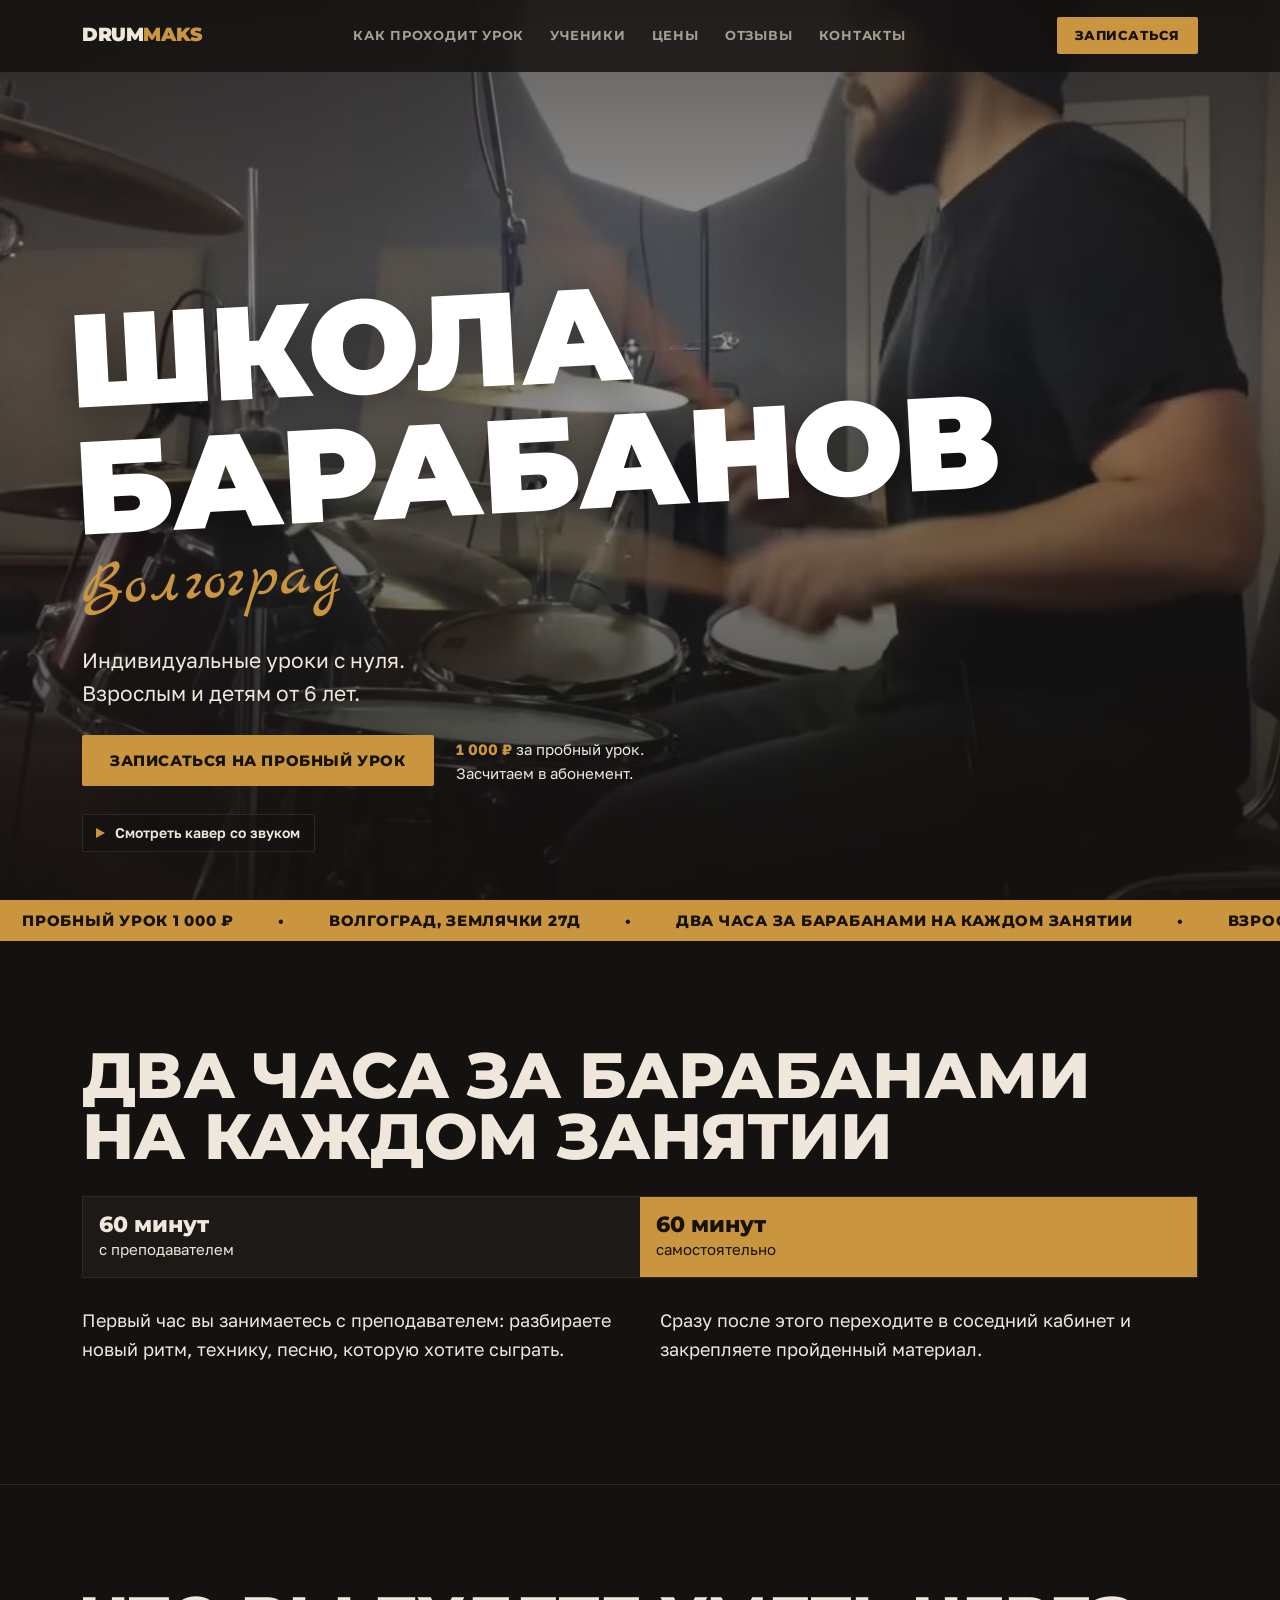
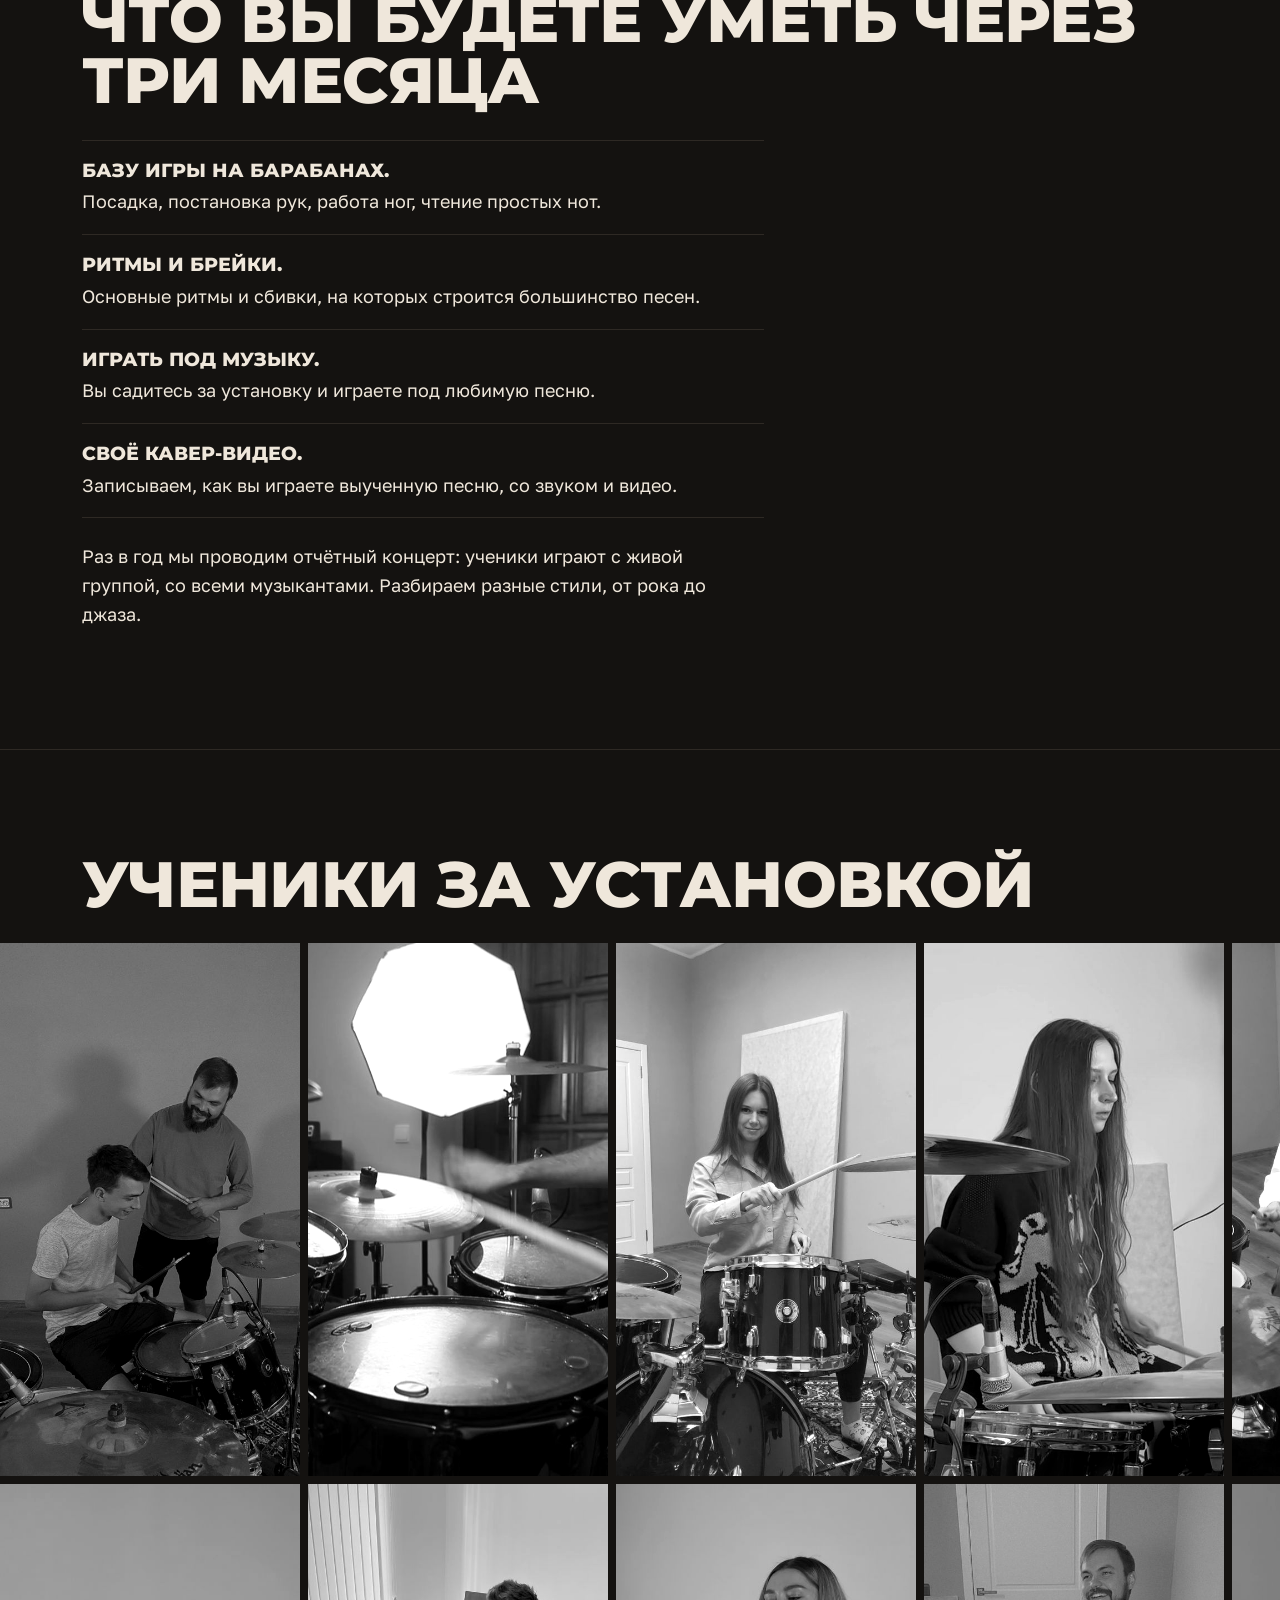
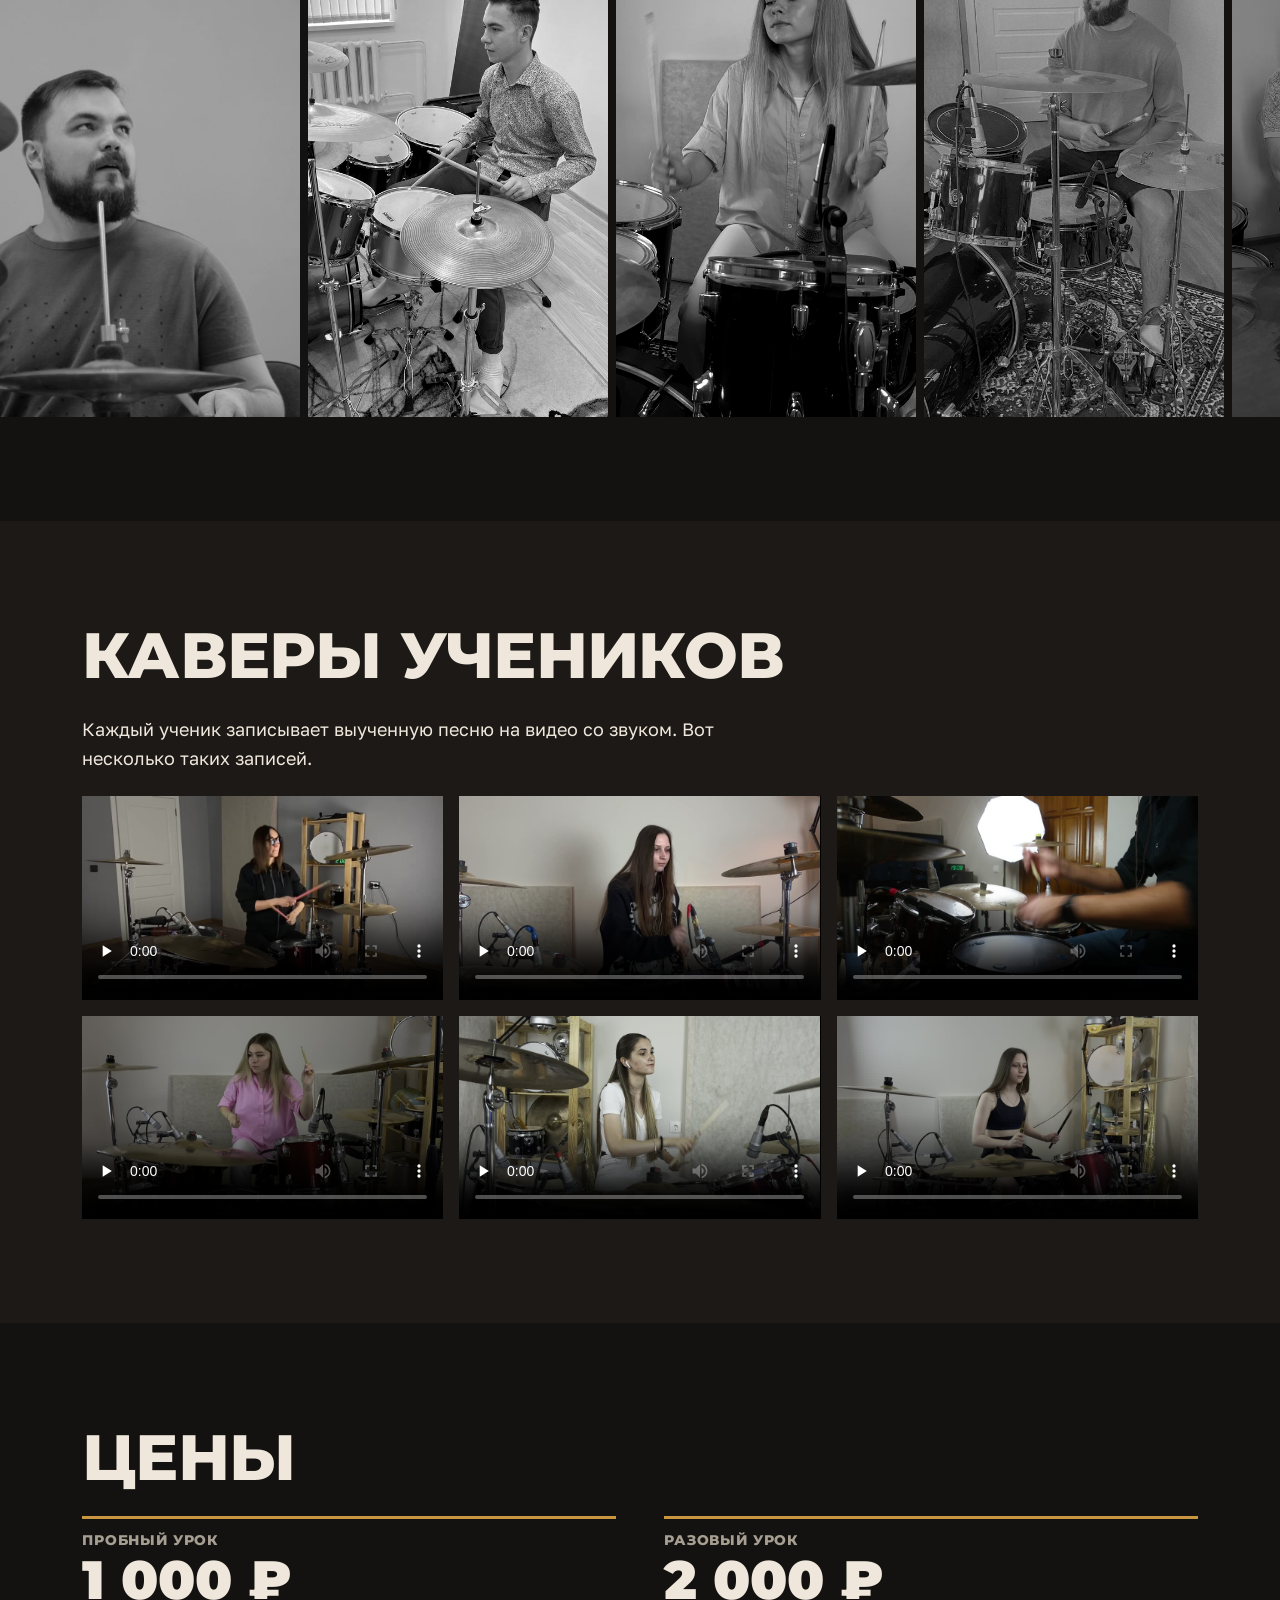
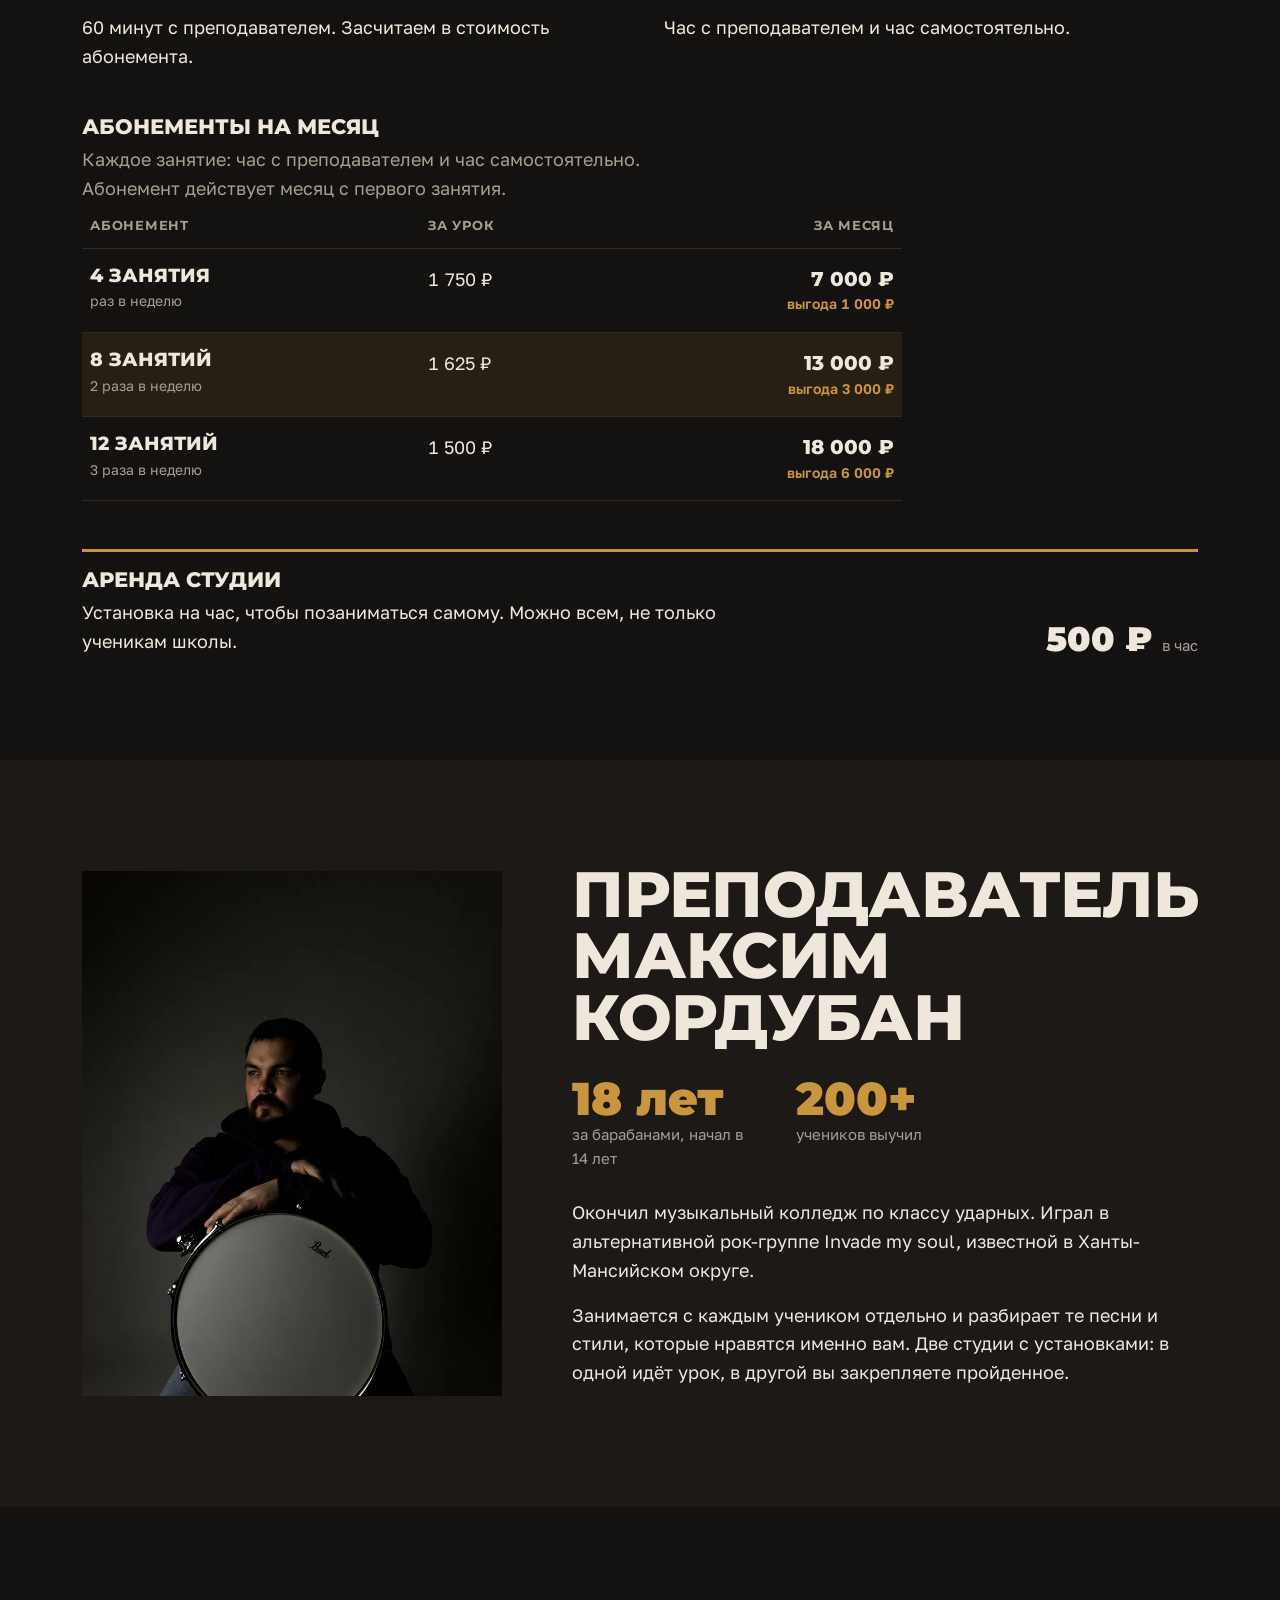
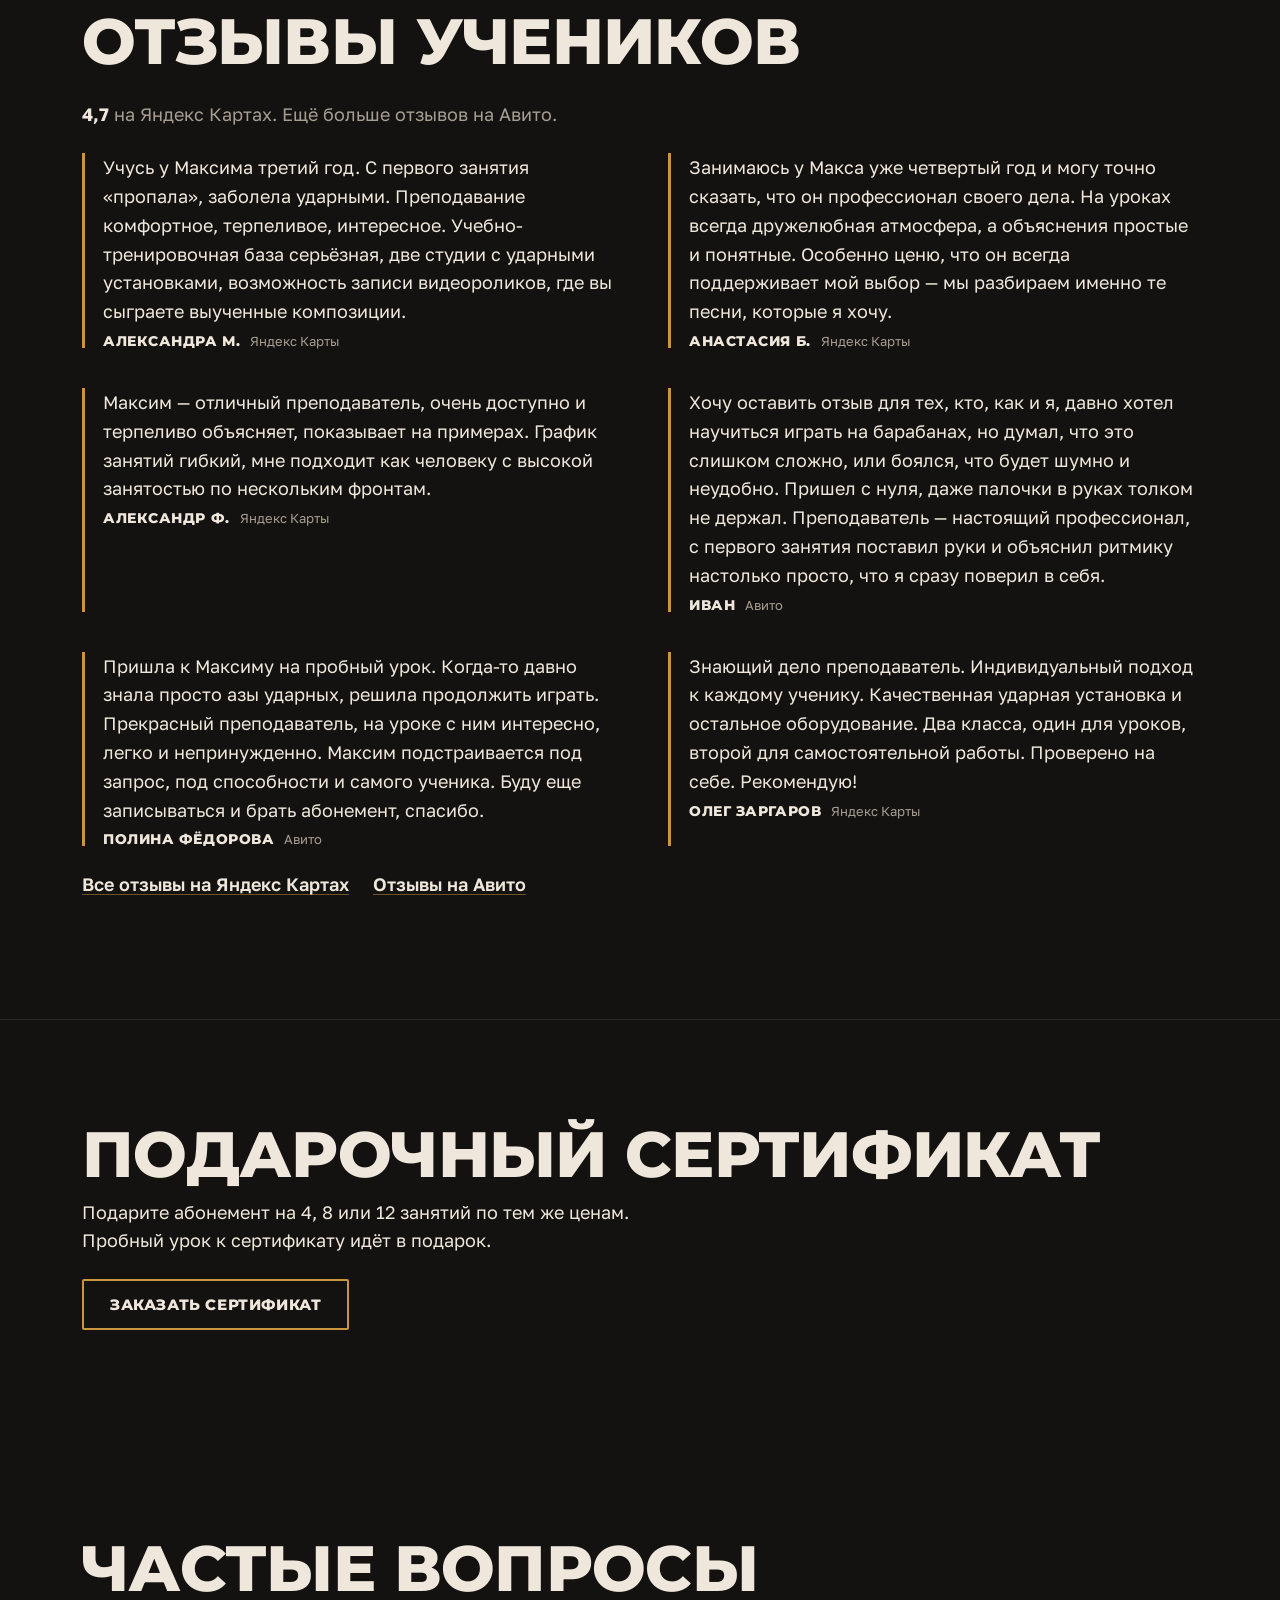
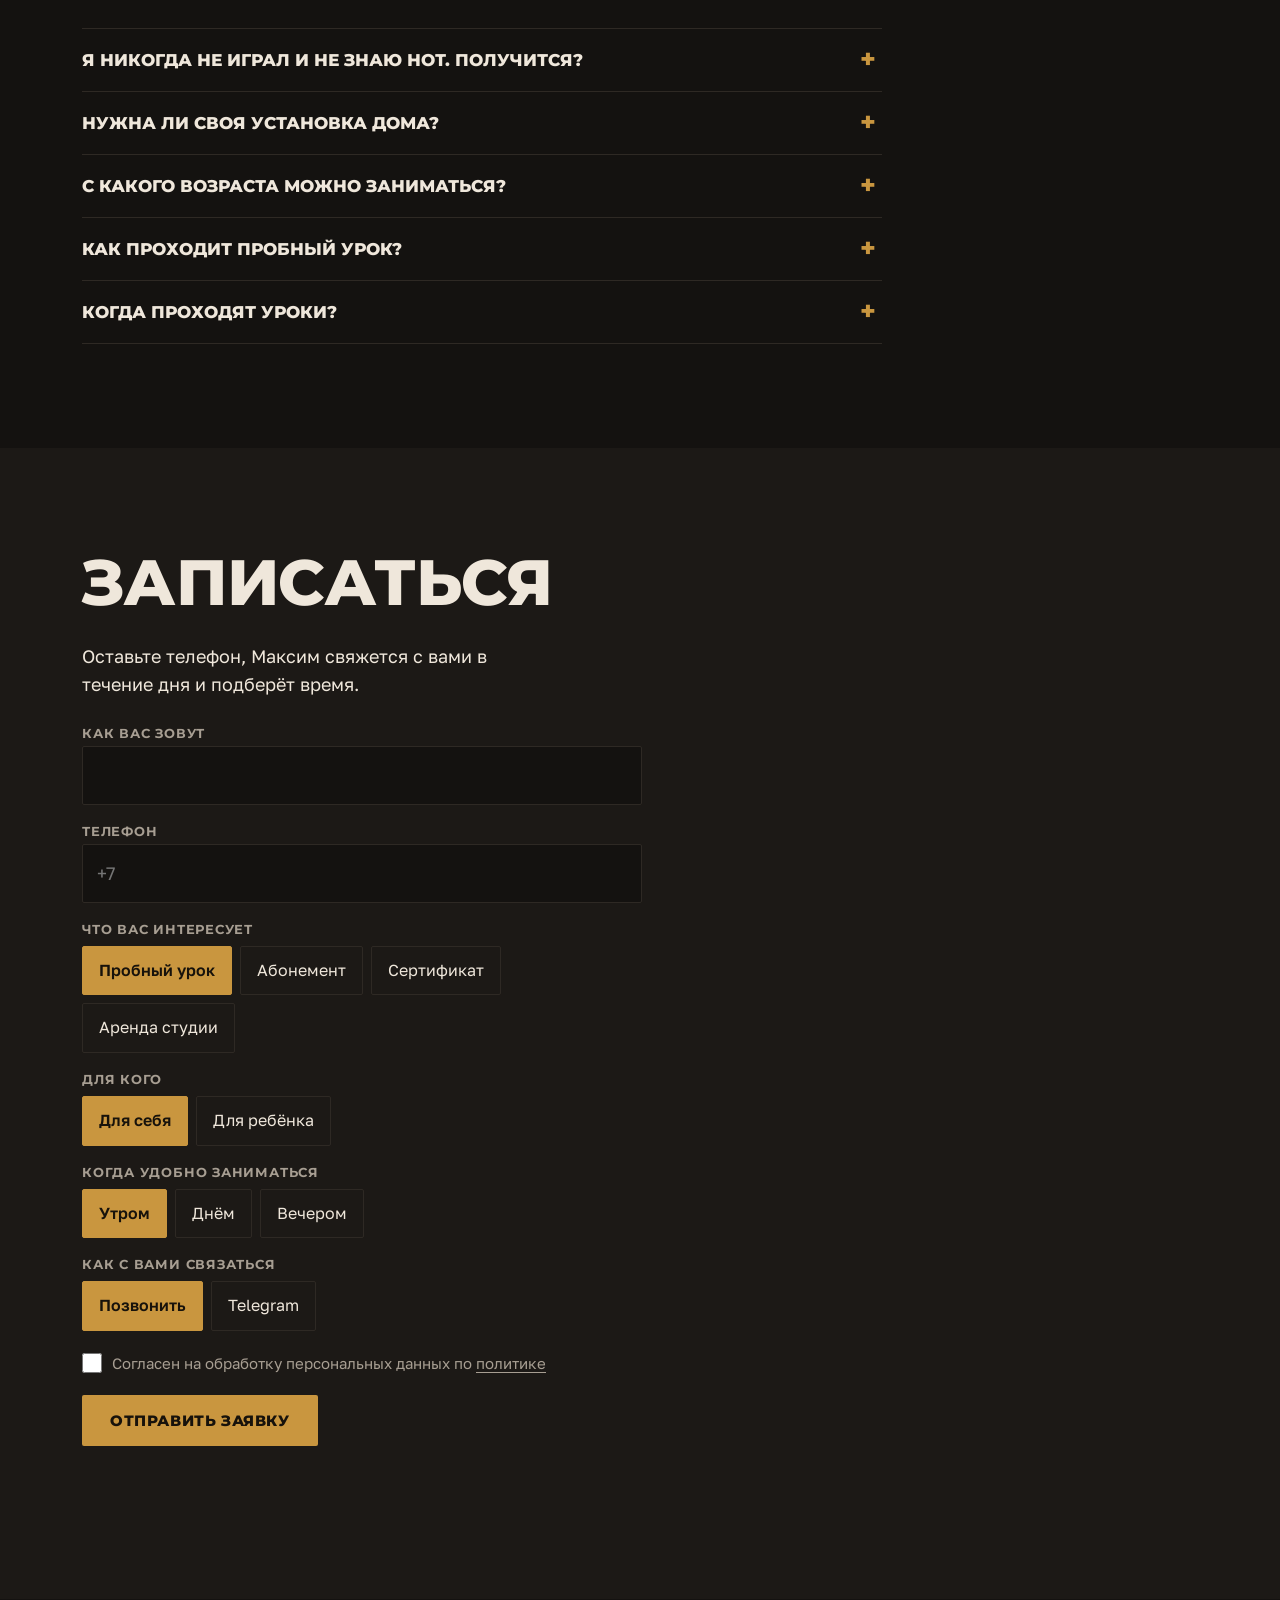
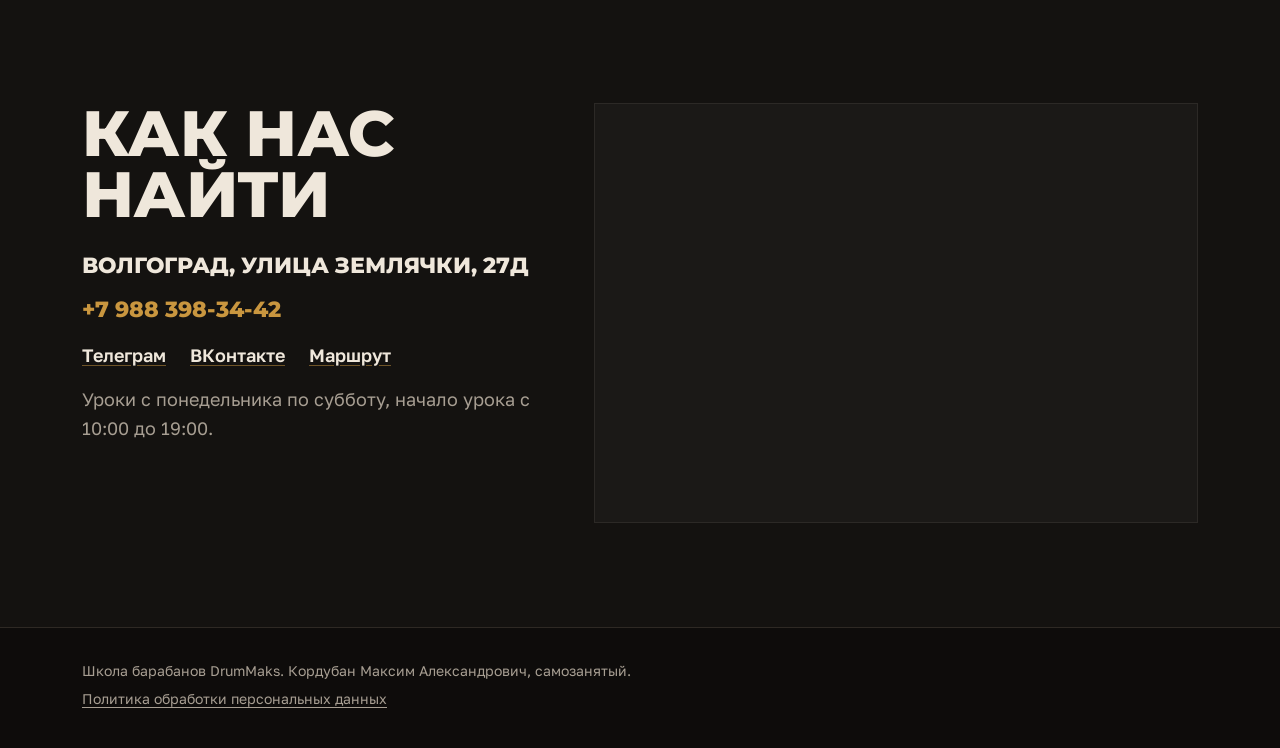
<file: index.html>
<!DOCTYPE html>
<html lang="ru">
<head>
<meta charset="utf-8">
<meta name="viewport" content="width=device-width, initial-scale=1">
<title>Уроки игры на барабанах в Волгограде — школа DrumMaks</title>
<meta name="description" content="Индивидуальные уроки игры на барабанах для взрослых и детей от 6 лет. Час с преподавателем и час самостоятельно в соседней студии. Пробный урок 1000 ₽. Волгоград, ул. Землячки, 27Д.">
<meta property="og:title" content="Школа барабанов DrumMaks, Волгоград">
<meta property="og:description" content="Научим играть на барабанах с нуля. Пробный урок 1000 ₽.">
<meta property="og:type" content="website">
<meta property="og:image" content="media/og.jpg">
<meta name="theme-color" content="#141210">
<link rel="icon" href="favicon.svg" type="image/svg+xml">
<link rel="preconnect" href="https://fonts.googleapis.com">
<link rel="preconnect" href="https://fonts.gstatic.com" crossorigin>
<link href="https://fonts.googleapis.com/css2?family=Montserrat:wght@700;800;900&family=Golos+Text:wght@400;500;600;700&family=Marck+Script&display=swap" rel="stylesheet">
<script>document.documentElement.classList.add("js");</script>
<link rel="stylesheet" href="styles.css">
<script type="application/ld+json">
{
  "@context": "https://schema.org",
  "@type": "MusicSchool",
  "name": "Школа барабанов DrumMaks",
  "description": "Индивидуальные уроки игры на барабанах для взрослых и детей от 6 лет в Волгограде.",
  "address": {
    "@type": "PostalAddress",
    "streetAddress": "улица Землячки, 27Д",
    "addressLocality": "Волгоград",
    "addressCountry": "RU"
  },
  "telephone": "+7-988-398-34-42",
  "founder": { "@type": "Person", "name": "Максим Кордубан" },
  "aggregateRating": { "@type": "AggregateRating", "ratingValue": "4.7", "reviewCount": "12" },
  "openingHours": ["Mo,Tu,Th,Fr,Sa 10:00-20:00", "We 10:00-18:00"],
  "makesOffer": [
    { "@type": "Offer", "name": "Пробный урок", "price": "1000", "priceCurrency": "RUB" },
    { "@type": "Offer", "name": "Разовый урок", "price": "2000", "priceCurrency": "RUB" },
    { "@type": "Offer", "name": "Абонемент на 4 занятия", "price": "7000", "priceCurrency": "RUB" },
    { "@type": "Offer", "name": "Абонемент на 8 занятий", "price": "13000", "priceCurrency": "RUB" },
    { "@type": "Offer", "name": "Абонемент на 12 занятий", "price": "18000", "priceCurrency": "RUB" },
    { "@type": "Offer", "name": "Аренда студии, час", "price": "500", "priceCurrency": "RUB" }
  ]
}
</script>
</head>
<body>
<a class="skip" href="#urok">Перейти к содержанию</a>

<header class="top">
  <div class="wrap top__in">
    <a class="logo" href="#">Drum<span>Maks</span></a>
    <nav class="nav">
      <a href="#urok">Как проходит урок</a>
      <a href="#ucheniki">Ученики</a>
      <a href="#ceny">Цены</a>
      <a href="#otzyvy">Отзывы</a>
      <a href="#kontakty">Контакты</a>
    </nav>
    <a class="btn btn--small" href="#zayavka" data-need="Пробный урок">Записаться</a>
  </div>
</header>

<main>

<section class="hero">
  <div class="hero__bg">
    <video class="hero__video" autoplay muted loop playsinline preload="none"
           poster="media/hero-mob.jpg" data-poster-wide="media/hero.jpg"
           data-wide="media/hero.mp4" data-narrow="media/hero-mob.mp4"
           aria-label="Максим играет на барабанах в студии"></video>
  </div>
  <div class="wrap">
    <div class="hero__title">
      <h1>Школа<br>барабанов</h1>
      <span class="ruka">Волгоград</span>
    </div>
    <p class="hero__sub">Индивидуальные уроки с нуля.<br>Взрослым и детям от 6 лет.</p>
    <div class="hero__cta">
      <a class="btn" href="#zayavka" data-need="Пробный урок">Записаться на пробный урок</a>
      <p class="hero__price"><b>1 000 ₽</b> за пробный урок. Засчитаем в абонемент.</p>
    </div>
    <div class="hero__bottom">
      <button class="hero__sound" type="button" data-video="media/maksim-faint.mp4" data-title="Максим Кордубан: Linkin Park, Faint">Смотреть кавер со звуком</button>
    </div>
  </div>
</section>

<div class="ticker" aria-hidden="true">
  <div class="ticker__in">
    <span>Пробный урок 1 000 ₽</span><span>•</span><span>Волгоград, Землячки 27Д</span><span>•</span><span>Два часа за барабанами на каждом занятии</span><span>•</span><span>Взрослым и детям с 6 лет</span><span>•</span>
    <span>Пробный урок 1 000 ₽</span><span>•</span><span>Волгоград, Землячки 27Д</span><span>•</span><span>Два часа за барабанами на каждом занятии</span><span>•</span><span>Взрослым и детям с 6 лет</span><span>•</span>
  </div>
</div>

<section class="sec reveal" id="urok">
  <div class="wrap">
    <h2>Два часа за барабанами на каждом занятии</h2>
    <div class="timeline" aria-hidden="true">
      <div class="timeline__part timeline__part--teacher"><span>60 минут</span>с преподавателем</div>
      <div class="timeline__part timeline__part--self"><span>60 минут</span>самостоятельно</div>
    </div>
    <div class="cols">
      <p>Первый час вы занимаетесь с преподавателем: разбираете новый ритм, технику, песню, которую хотите сыграть.</p>
      <p>Сразу после этого переходите в соседний кабинет и закрепляете пройденный материал.</p>
    </div>
  </div>
</section>

<section class="sec sec--line reveal">
  <div class="wrap">
    <h2>Что вы будете уметь через три месяца</h2>
    <ul class="skills">
      <li><b>Базу игры на барабанах.</b> Посадка, постановка рук, работа ног, чтение простых нот.</li>
      <li><b>Ритмы и брейки.</b> Основные ритмы и сбивки, на которых строится большинство песен.</li>
      <li><b>Играть под музыку.</b> Вы садитесь за установку и играете под любимую песню.</li>
      <li><b>Своё кавер-видео.</b> Записываем, как вы играете выученную песню, со звуком и видео.</li>
    </ul>
    <p>Раз в год мы проводим отчётный концерт: ученики играют с живой группой, со всеми музыкантами. Разбираем разные стили, от рока до джаза.</p>
  </div>
</section>

<section class="gal sec--line reveal" id="ucheniki">
  <h2>Ученики за установкой</h2>
  <div class="gal__row">
    <img src="media/gal/g9.jpg" alt="Максим показывает ученику, как держать палочки" width="540" height="960" loading="lazy">
    <img src="media/gal/g1.jpg" alt="Ученик за ударной установкой" width="540" height="960" loading="lazy">
    <img src="media/gal/g10.jpg" alt="Ученица за установкой" width="540" height="960" loading="lazy">
    <img src="media/gal/g2.jpg" alt="Ученица играет на барабанах" width="540" height="960" loading="lazy">
    <img src="media/gal/g11.jpg" alt="Ученица играет в студии" width="540" height="960" loading="lazy">
    <img src="media/gal/g4.jpg" alt="Максим за установкой" width="540" height="960" loading="lazy">
    <img src="media/gal/g12.jpg" alt="Ученица на занятии" width="540" height="960" loading="lazy">
    <img src="media/gal/g3.jpg" alt="Ученица на уроке" width="540" height="960" loading="lazy">
    <img src="media/gal/g13.jpg" alt="Ученик за барабанами" width="540" height="960" loading="lazy">
    <img src="media/gal/g21.jpg" alt="Максим за барабанами" width="540" height="960" loading="lazy">
    <img src="media/gal/g14.jpg" alt="Ученик на уроке" width="540" height="960" loading="lazy">
    <img src="media/gal/g9.jpg" alt="" width="540" height="960" loading="lazy" aria-hidden="true">
    <img src="media/gal/g1.jpg" alt="" width="540" height="960" loading="lazy" aria-hidden="true">
    <img src="media/gal/g10.jpg" alt="" width="540" height="960" loading="lazy" aria-hidden="true">
    <img src="media/gal/g2.jpg" alt="" width="540" height="960" loading="lazy" aria-hidden="true">
    <img src="media/gal/g11.jpg" alt="" width="540" height="960" loading="lazy" aria-hidden="true">
    <img src="media/gal/g4.jpg" alt="" width="540" height="960" loading="lazy" aria-hidden="true">
    <img src="media/gal/g12.jpg" alt="" width="540" height="960" loading="lazy" aria-hidden="true">
    <img src="media/gal/g3.jpg" alt="" width="540" height="960" loading="lazy" aria-hidden="true">
    <img src="media/gal/g13.jpg" alt="" width="540" height="960" loading="lazy" aria-hidden="true">
    <img src="media/gal/g21.jpg" alt="" width="540" height="960" loading="lazy" aria-hidden="true">
    <img src="media/gal/g14.jpg" alt="" width="540" height="960" loading="lazy" aria-hidden="true">
  </div>
  <div class="gal__row gal__row--back">
    <img src="media/gal/g5.jpg" alt="Максим объясняет ученику ритм" width="540" height="960" loading="lazy">
    <img src="media/gal/g15.jpg" alt="Ученик играет на установке" width="540" height="960" loading="lazy">
    <img src="media/gal/g16.jpg" alt="Ученица с палочками за барабанами" width="540" height="960" loading="lazy">
    <img src="media/gal/g6.jpg" alt="Студия с ударной установкой" width="540" height="960" loading="lazy">
    <img src="media/gal/g17.jpg" alt="Ученик на занятии" width="540" height="960" loading="lazy">
    <img src="media/gal/g7.jpg" alt="Ученик в студии" width="540" height="960" loading="lazy">
    <img src="media/gal/g20.jpg" alt="Максим на уроке с учеником" width="540" height="960" loading="lazy">
    <img src="media/gal/g8.jpg" alt="Ученица за барабанами" width="540" height="960" loading="lazy">
    <img src="media/gal/g19.jpg" alt="Ученица поднимает палочки над установкой" width="540" height="960" loading="lazy">
    <img src="media/gal/g5.jpg" alt="" width="540" height="960" loading="lazy" aria-hidden="true">
    <img src="media/gal/g15.jpg" alt="" width="540" height="960" loading="lazy" aria-hidden="true">
    <img src="media/gal/g16.jpg" alt="" width="540" height="960" loading="lazy" aria-hidden="true">
    <img src="media/gal/g6.jpg" alt="" width="540" height="960" loading="lazy" aria-hidden="true">
    <img src="media/gal/g17.jpg" alt="" width="540" height="960" loading="lazy" aria-hidden="true">
    <img src="media/gal/g7.jpg" alt="" width="540" height="960" loading="lazy" aria-hidden="true">
    <img src="media/gal/g20.jpg" alt="" width="540" height="960" loading="lazy" aria-hidden="true">
    <img src="media/gal/g8.jpg" alt="" width="540" height="960" loading="lazy" aria-hidden="true">
    <img src="media/gal/g19.jpg" alt="" width="540" height="960" loading="lazy" aria-hidden="true">
  </div>
</section>

<section class="sec sec--ugol reveal" id="kavery">
  <div class="wrap">
    <h2>Каверы учеников</h2>
    <p>Каждый ученик записывает выученную песню на видео со звуком. Вот несколько таких записей.</p>
    <div class="covers">
      <video controls preload="none" playsinline poster="media/cover-3.jpg"><source src="media/cover-3.mp4" type="video/mp4"></video>
      <video controls preload="none" playsinline poster="media/cover-2.jpg"><source src="media/cover-2.mp4" type="video/mp4"></video>
      <video controls preload="none" playsinline poster="media/cover-1.jpg"><source src="media/cover-1.mp4" type="video/mp4"></video>
      <video controls preload="none" playsinline poster="media/cover-4.jpg"><source src="media/cover-4.mp4" type="video/mp4"></video>
      <video controls preload="none" playsinline poster="media/cover-5.jpg"><source src="media/cover-5.mp4" type="video/mp4"></video>
      <video controls preload="none" playsinline poster="media/cover-6.jpg"><source src="media/cover-6.mp4" type="video/mp4"></video>
    </div>
  </div>
</section>

<section class="sec reveal" id="ceny">
  <div class="wrap">
    <h2>Цены</h2>
    <div class="price-first">
      <div class="price-first__item">
        <p class="price-first__name">Пробный урок</p>
        <p class="price-first__sum">1 000 ₽</p>
        <p>60 минут с преподавателем. Засчитаем в стоимость абонемента.</p>
      </div>
      <div class="price-first__item">
        <p class="price-first__name">Разовый урок</p>
        <p class="price-first__sum">2 000 ₽</p>
        <p>Час с преподавателем и час самостоятельно.</p>
      </div>
    </div>

    <h3>Абонементы на месяц</h3>
    <p class="muted">Каждое занятие: час с преподавателем и час самостоятельно.<br>Абонемент действует месяц с первого занятия.</p>
    <table class="subs">
      <thead>
        <tr><th scope="col">Абонемент</th><th scope="col">За урок</th><th scope="col">За месяц</th></tr>
      </thead>
      <tbody>
        <tr>
          <th scope="row">4 занятия<span>раз в неделю</span></th>
          <td>1 750 ₽</td>
          <td><b>7 000 ₽</b><span class="save">выгода 1 000 ₽</span></td>
        </tr>
        <tr class="subs__pick">
          <th scope="row">8 занятий<span>2 раза в неделю</span></th>
          <td>1 625 ₽</td>
          <td><b>13 000 ₽</b><span class="save">выгода 3 000 ₽</span></td>
        </tr>
        <tr>
          <th scope="row">12 занятий<span>3 раза в неделю</span></th>
          <td>1 500 ₽</td>
          <td><b>18 000 ₽</b><span class="save">выгода 6 000 ₽</span></td>
        </tr>
      </tbody>
    </table>

    <div class="rent">
      <div>
        <h3>Аренда студии</h3>
        <p>Установка на час, чтобы позаниматься самому. Можно всем, не только ученикам школы.</p>
      </div>
      <p class="rent__sum">500 ₽ <span>в час</span></p>
    </div>
  </div>
</section>

<section class="sec sec--ugol reveal" id="prepodavatel">
  <div class="wrap teacher">
    <picture class="teacher__photo"><source srcset="media/teacher.webp" type="image/webp"><img src="media/teacher.jpg" alt="Максим Кордубан с малым барабаном" width="800" height="1000" loading="lazy"></picture>
    <div class="teacher__text">
    <h2>Преподаватель Максим Кордубан</h2>
    <ul class="facts">
      <li><b>18 лет</b> за барабанами, начал в 14 лет</li>
      <li><b>200+</b> учеников выучил</li>
    </ul>
    <p>Окончил музыкальный колледж по классу ударных. Играл в альтернативной рок-группе Invade my soul, известной в Ханты-Мансийском округе.</p>
    <p>Занимается с каждым учеником отдельно и разбирает те песни и стили, которые нравятся именно вам. Две студии с установками: в одной идёт урок, в другой вы закрепляете пройденное.</p>
    </div>
  </div>
</section>

<section class="sec reveal" id="otzyvy">
  <div class="wrap">
    <h2>Отзывы учеников</h2>
    <p class="muted"><b class="ink">4,7</b> на Яндекс Картах. Ещё больше отзывов на Авито.</p>
    <div class="reviews">
      <blockquote class="review">
        <p>Учусь у Максима третий год. С первого занятия «пропала», заболела ударными. Преподавание комфортное, терпеливое, интересное. Учебно-тренировочная база серьёзная, две студии с ударными установками, возможность записи видеороликов, где вы сыграете выученные композиции.</p>
        <footer>Александра М.<span>Яндекс Карты</span></footer>
      </blockquote>
      <blockquote class="review">
        <p>Занимаюсь у Макса уже четвертый год и могу точно сказать, что он профессионал своего дела. На уроках всегда дружелюбная атмосфера, а объяснения простые и понятные. Особенно ценю, что он всегда поддерживает мой выбор — мы разбираем именно те песни, которые я хочу.</p>
        <footer>Анастасия Б.<span>Яндекс Карты</span></footer>
      </blockquote>
      <blockquote class="review">
        <p>Максим — отличный преподаватель, очень доступно и терпеливо объясняет, показывает на примерах. График занятий гибкий, мне подходит как человеку с высокой занятостью по нескольким фронтам.</p>
        <footer>Александр Ф.<span>Яндекс Карты</span></footer>
      </blockquote>
      <blockquote class="review">
        <p>Хочу оставить отзыв для тех, кто, как и я, давно хотел научиться играть на барабанах, но думал, что это слишком сложно, или боялся, что будет шумно и неудобно. Пришел с нуля, даже палочки в руках толком не держал. Преподаватель — настоящий профессионал, с первого занятия поставил руки и объяснил ритмику настолько просто, что я сразу поверил в себя.</p>
        <footer>Иван<span>Авито</span></footer>
      </blockquote>
      <blockquote class="review">
        <p>Пришла к Максиму на пробный урок. Когда-то давно знала просто азы ударных, решила продолжить играть. Прекрасный преподаватель, на уроке с ним интересно, легко и непринужденно. Максим подстраивается под запрос, под способности и самого ученика. Буду еще записываться и брать абонемент, спасибо.</p>
        <footer>Полина Фёдорова<span>Авито</span></footer>
      </blockquote>
      <blockquote class="review">
        <p>Знающий дело преподаватель. Индивидуальный подход к каждому ученику. Качественная ударная установка и остальное оборудование. Два класса, один для уроков, второй для самостоятельной работы. Проверено на себе. Рекомендую!</p>
        <footer>Олег Заргаров<span>Яндекс Карты</span></footer>
      </blockquote>
    </div>
    <p class="links">
      <a href="https://yandex.ru/maps/org/242886446427/reviews/" target="_blank" rel="noopener">Все отзывы на Яндекс Картах</a>
      <a href="https://www.avito.ru/brands/i12200478" target="_blank" rel="noopener">Отзывы на Авито</a>
    </p>
  </div>
</section>

<section class="sec sec--line reveal" id="sertifikat">
  <div class="wrap gift">
    <div>
      <h2>Подарочный сертификат</h2>
      <p>Подарите абонемент на 4, 8 или 12 занятий по тем же ценам.<br>Пробный урок к сертификату идёт в подарок.</p>
    </div>
    <a class="btn btn--line" href="#zayavka" data-need="Подарочный сертификат">Заказать сертификат</a>
  </div>
</section>

<section class="sec reveal" id="voprosy">
  <div class="wrap">
    <h2>Частые вопросы</h2>
    <div class="faq">
      <details>
        <summary>Я никогда не играл и не знаю нот. Получится?</summary>
        <p>Да. Школа учит с нуля. Ноты разбираем постепенно, прямо на уроках, на первом занятии они не нужны.</p>
      </details>
      <details>
        <summary>Нужна ли своя установка дома?</summary>
        <p>Нет. Заниматься можно в студии: после каждого урока у вас есть час на самостоятельную игру, а в другие дни студию можно арендовать за 500 ₽ в час. Если захотите заниматься дома, Максим подскажет, какую электронную установку выбрать под ваш бюджет.</p>
      </details>
      <details>
        <summary>С какого возраста можно заниматься?</summary>
        <p>Детей берём с 6 лет. Для взрослых ограничений нет, начать можно в любом возрасте.</p>
      </details>
      <details>
        <summary>Как проходит пробный урок?</summary>
        <p>60 минут с преподавателем. Садитесь за установку, пробуете первые ритмы и понимаете, нравится ли вам. Урок стоит 1 000 ₽, и эта сумма засчитывается, если после него вы купите абонемент.</p>
      </details>
      <details>
        <summary>Когда проходят уроки?</summary>
        <p>С понедельника по субботу, начало урока с 10:00 до 19:00. Время подбираем вместе.</p>
      </details>
    </div>
  </div>
</section>

<section class="sec sec--ugol reveal" id="zayavka">
  <div class="wrap form-wrap">
    <h2>Записаться</h2>
    <p>Оставьте телефон, Максим свяжется с вами в течение дня и подберёт время.</p>

    <form class="form" id="form" novalidate data-otpravka="https://script.google.com/macros/s/AKfycbzGglDYH46hW66bljyN3ucrL5mvg0k8Pe47TxBuAkXbO00U4Obza3S-bvl5g_c2h_w/exec">
      <label class="field">
        <span>Как вас зовут</span>
        <input name="name" autocomplete="name" required>
      </label>
      <label class="field">
        <span>Телефон</span>
        <input name="phone" type="tel" autocomplete="tel" inputmode="tel" placeholder="+7" required>
      </label>

      <fieldset class="choice">
        <legend>Что вас интересует</legend>
        <label><input type="radio" name="need" value="Пробный урок" checked><span>Пробный урок</span></label>
        <label><input type="radio" name="need" value="Абонемент"><span>Абонемент</span></label>
        <label><input type="radio" name="need" value="Подарочный сертификат"><span>Сертификат</span></label>
        <label><input type="radio" name="need" value="Аренда студии"><span>Аренда студии</span></label>
      </fieldset>

      <fieldset class="choice">
        <legend>Для кого</legend>
        <label><input type="radio" name="who" value="Для себя" checked><span>Для себя</span></label>
        <label><input type="radio" name="who" value="Для ребёнка"><span>Для ребёнка</span></label>
      </fieldset>
      <label class="field field--age" hidden>
        <span>Возраст ребёнка</span>
        <input name="age" inputmode="numeric" maxlength="2">
      </label>

      <fieldset class="choice">
        <legend>Когда удобно заниматься</legend>
        <label><input type="radio" name="time" value="Утром, 10–13" checked><span>Утром</span></label>
        <label><input type="radio" name="time" value="Днём, 13–16"><span>Днём</span></label>
        <label><input type="radio" name="time" value="Вечером, 16–20"><span>Вечером</span></label>
      </fieldset>

      <fieldset class="choice">
        <legend>Как с вами связаться</legend>
        <label><input type="radio" name="contact" value="Звонок" checked><span>Позвонить</span></label>
        <label><input type="radio" name="contact" value="Telegram"><span>Telegram</span></label>
      </fieldset>

      <label class="agree">
        <input type="checkbox" name="agree" required>
        <span>Согласен на обработку персональных данных по <a href="privacy.html" target="_blank">политике</a></span>
      </label>

      <input class="hp" name="website" tabindex="-1" autocomplete="off" aria-hidden="true">

      <button class="btn" type="submit">Отправить заявку</button>
      <p class="form__msg" role="status" aria-live="polite"></p>
    </form>
  </div>
</section>

<section class="sec reveal" id="kontakty">
  <div class="wrap contacts">
    <div>
      <h2>Как нас найти</h2>
      <p class="contacts__addr">Волгоград, улица Землячки, 27Д</p>
      <p><a href="tel:+79883983442">+7 988 398-34-42</a></p>
      <p class="links">
        <a href="https://t.me/drummaks" target="_blank" rel="noopener">Телеграм</a>
        <a href="https://vk.ru/school_drummaks" target="_blank" rel="noopener">ВКонтакте</a>
        <a href="https://yandex.ru/maps/org/242886446427/" target="_blank" rel="noopener">Маршрут</a>
      </p>
      <p class="muted">Уроки с понедельника по субботу, начало урока с 10:00 до 19:00.</p>
    </div>
    <iframe class="map" title="Школа DrumMaks на карте" loading="lazy"
      src="https://yandex.ru/map-widget/v1/?ll=44.497226%2C48.760727&z=16&pt=44.497226%2C48.760727%2Cpm2rdm"></iframe>
  </div>
</section>

</main>

<footer class="foot">
  <div class="wrap">
    <p>Школа барабанов DrumMaks. Кордубан Максим Александрович, самозанятый.</p>
    <p><a href="privacy.html">Политика обработки персональных данных</a></p>
  </div>
</footer>

<div class="stick" id="stick">
  <span>Пробный урок <b>1 000 ₽</b></span>
  <a class="btn btn--small" href="#zayavka" data-need="Пробный урок">Записаться</a>
</div>

<button class="vverh" type="button" id="vverh" aria-label="На раздел выше"><svg viewBox="0 0 24 24" fill="none" stroke="currentColor" stroke-width="2.2" stroke-linecap="round" stroke-linejoin="round" aria-hidden="true"><path d="M12 19V5M5 12l7-7 7 7"/></svg></button>

<dialog class="player" id="player" aria-label="Видео">
  <button class="player__close" type="button" aria-label="Закрыть">×</button>
  <video controls playsinline></video>
</dialog>

<script src="script.js"></script>
</body>
</html>
</file>
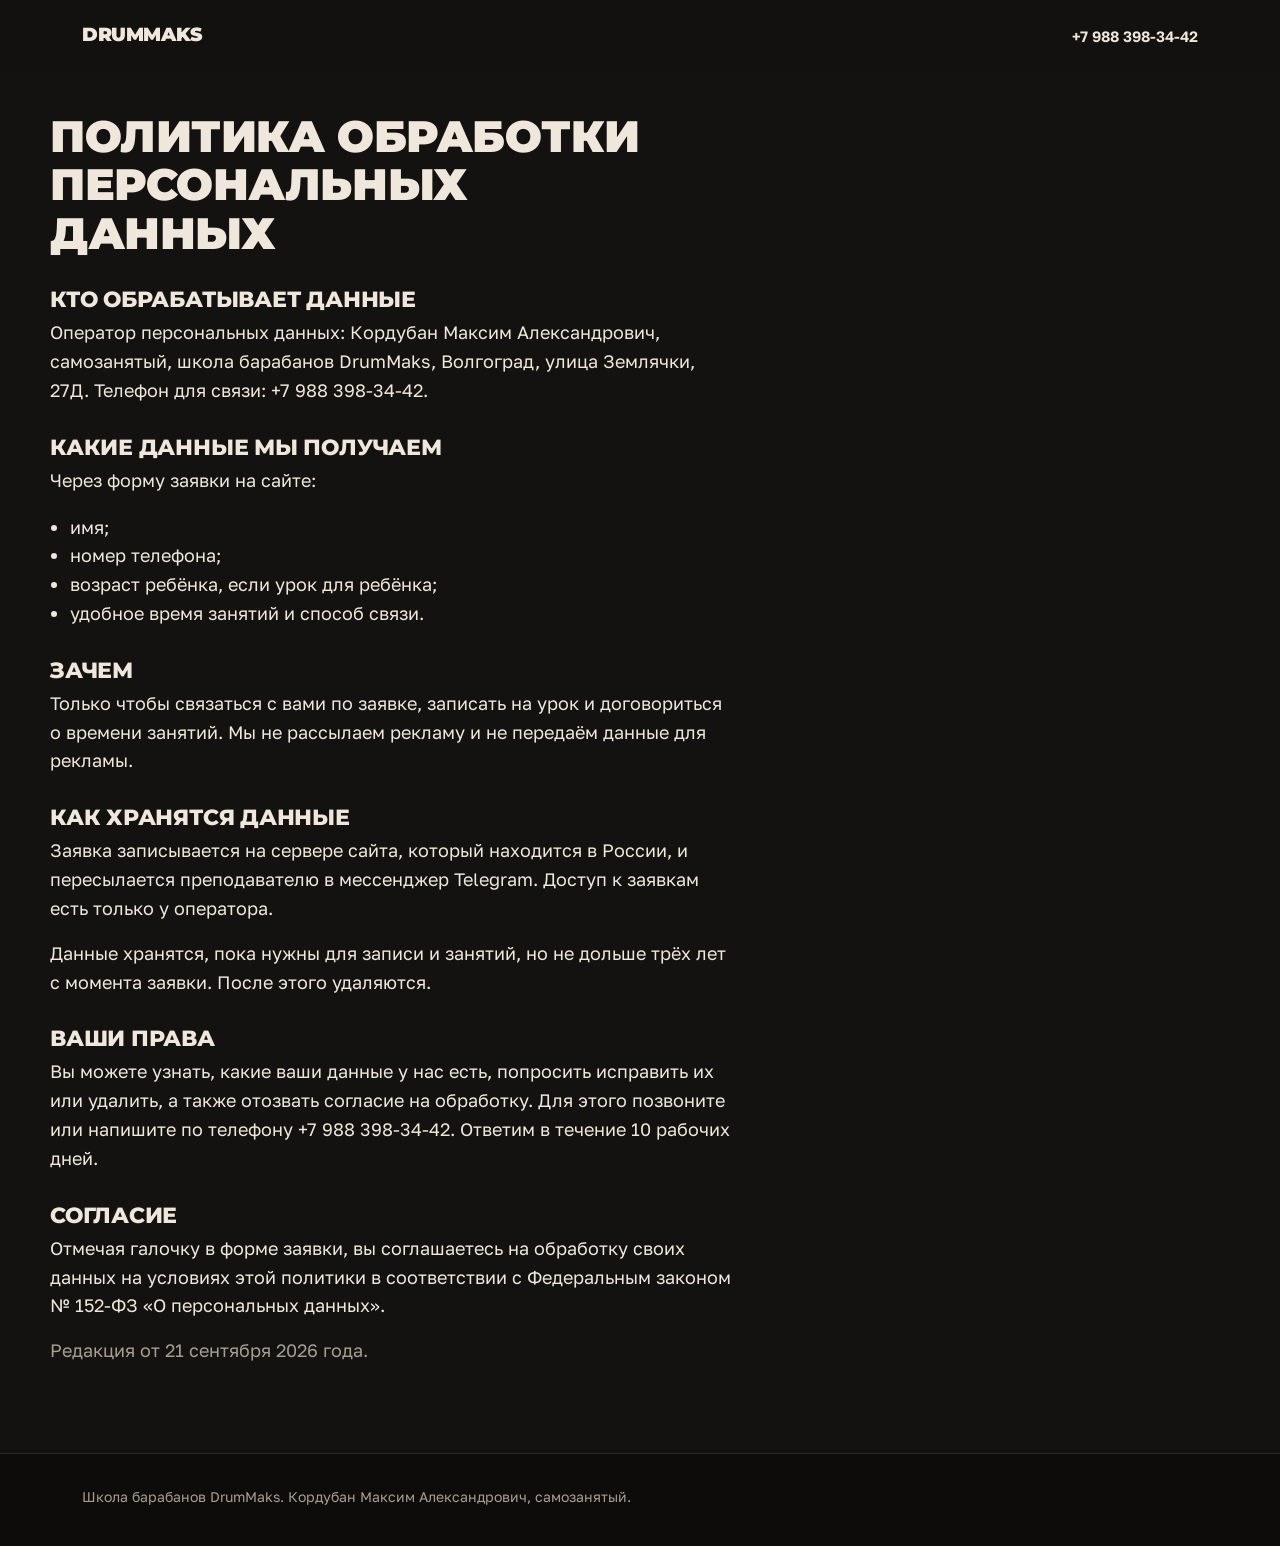
<file: privacy.html>
<!DOCTYPE html>
<html lang="ru">
<head>
<meta charset="utf-8">
<meta name="viewport" content="width=device-width, initial-scale=1">
<title>Политика обработки персональных данных — DrumMaks</title>
<meta name="robots" content="noindex">
<link rel="icon" href="favicon.svg" type="image/svg+xml">
<link rel="preconnect" href="https://fonts.googleapis.com">
<link rel="preconnect" href="https://fonts.gstatic.com" crossorigin>
<link href="https://fonts.googleapis.com/css2?family=Montserrat:wght@700;800;900&family=Golos+Text:wght@400;600;700&display=swap" rel="stylesheet">
<link rel="stylesheet" href="styles.css">
<style>
  body { padding-bottom: 0; padding-top: var(--shapka); }
  .doc { padding: 40px 0 72px; }
  .doc h1 { font-size: clamp(28px, 6vw, 44px); line-height: 1.1; margin-bottom: 24px; max-width: 20ch; }
  .doc h2 { font-size: 22px; margin: 32px 0 8px; max-width: none; }
  .doc ul { max-width: 62ch; padding-left: 20px; }
</style>
</head>
<body>
<header class="top">
  <div class="wrap top__in">
    <a class="logo" href="index.html">DrumMaks</a>
    <a class="top__phone" href="tel:+79883983442">+7 988 398-34-42</a>
  </div>
</header>

<main class="wrap doc">
  <h1>Политика обработки персональных данных</h1>

  <h2>Кто обрабатывает данные</h2>
  <p>Оператор персональных данных: Кордубан Максим Александрович, самозанятый, школа барабанов DrumMaks, Волгоград, улица Землячки, 27Д. Телефон для связи: +7 988 398-34-42.</p>

  <h2>Какие данные мы получаем</h2>
  <p>Через форму заявки на сайте:</p>
  <ul>
    <li>имя;</li>
    <li>номер телефона;</li>
    <li>возраст ребёнка, если урок для ребёнка;</li>
    <li>удобное время занятий и способ связи.</li>
  </ul>

  <h2>Зачем</h2>
  <p>Только чтобы связаться с вами по заявке, записать на урок и договориться о времени занятий. Мы не рассылаем рекламу и не передаём данные для рекламы.</p>

  <h2>Как хранятся данные</h2>
  <p>Заявка записывается на сервере сайта, который находится в России, и пересылается преподавателю в мессенджер Telegram. Доступ к заявкам есть только у оператора.</p>
  <p>Данные хранятся, пока нужны для записи и занятий, но не дольше трёх лет с момента заявки. После этого удаляются.</p>

  <h2>Ваши права</h2>
  <p>Вы можете узнать, какие ваши данные у нас есть, попросить исправить их или удалить, а также отозвать согласие на обработку. Для этого позвоните или напишите по телефону +7 988 398-34-42. Ответим в течение 10 рабочих дней.</p>

  <h2>Согласие</h2>
  <p>Отмечая галочку в форме заявки, вы соглашаетесь на обработку своих данных на условиях этой политики в соответствии с Федеральным законом № 152-ФЗ «О персональных данных».</p>

  <p class="muted">Редакция от 21 сентября 2026 года.</p>
</main>

<footer class="foot">
  <div class="wrap">
    <p>Школа барабанов DrumMaks. Кордубан Максим Александрович, самозанятый.</p>
  </div>
</footer>
</body>
</html>
</file>
<file: styles.css>
/* Школа барабанов DrumMaks.
   Тёмная сцена, бронза тарелок, кремовый свет прожектора. */
:root {
  --scena: #141210;
  --ugol: #1C1916;
  --linia: #2E2924;
  --svet: #EFE7DB;
  --svet-2: #A79E92;
  --bronza: #C9963F;
  --bronza-svet: #E0B461;
  --oshibka: #FF9D8A;

  --zag: "Montserrat", "Arial Black", sans-serif;
  --shrift: "Golos Text", system-ui, -apple-system, "Segoe UI", sans-serif;
  --ruka: "Marck Script", cursive;

  --pole: 16px;
  --sec: 72px;
  --shapka: 60px;
}

* { box-sizing: border-box; }
html { scroll-behavior: smooth; -webkit-text-size-adjust: 100%; }
body {
  margin: 0;
  background: var(--scena);
  color: var(--svet);
  font: 400 17px/1.6 var(--shrift);
  padding-bottom: 72px; /* место под полоску записи */
  overflow-x: hidden;
}
img, svg, iframe, video { max-width: 100%; }
a { color: inherit; text-underline-offset: 3px; }
:focus-visible { outline: 3px solid var(--bronza); outline-offset: 3px; }

.wrap { max-width: 1180px; margin: 0 auto; padding: 0 var(--pole); }

h1, h2, h3 { font-family: var(--zag); margin: 0; text-transform: uppercase; line-height: .96; letter-spacing: -0.01em; }
h1 { font-size: clamp(44px, 13vw, 132px); font-weight: 900; }
h2 { font-size: clamp(30px, 7vw, 64px); font-weight: 800; margin-bottom: 28px; }
h3 { font-size: 21px; font-weight: 800; margin: 40px 0 8px; letter-spacing: 0; }
p { margin: 0 0 16px; max-width: 62ch; }
.muted { color: var(--svet-2); }
.small { font-size: 15px; }
.ink { color: var(--svet); }

/* Кнопки */
.btn {
  display: inline-block;
  background: var(--bronza);
  color: #17120B;
  font: 800 15px/1 var(--zag);
  text-transform: uppercase;
  letter-spacing: .04em;
  text-decoration: none;
  border: 0;
  border-radius: 2px;
  padding: 18px 28px;
  cursor: pointer;
  transition: background .15s;
}
.btn:hover { background: var(--bronza-svet); }
.btn:active { transform: translateY(1px); }
.btn--line { background: transparent; color: var(--svet); box-shadow: inset 0 0 0 2px var(--bronza); }
.btn--line:hover { background: var(--bronza); color: #17120B; }
.btn--small { padding: 12px 18px; font-size: 13px; }

/* Шапка */
.top {
  position: fixed; top: 0; left: 0; right: 0; z-index: 20;
  height: var(--shapka);
  background: rgba(20, 18, 16, .82);
  backdrop-filter: blur(8px);
  border-bottom: 1px solid transparent;
  transition: background .2s, border-color .2s;
}
.top.is-scrolled { background: rgba(20, 18, 16, .97); border-bottom-color: var(--linia); }
.top__in { display: flex; justify-content: space-between; align-items: center; height: 100%; gap: 16px; }
.logo { font-family: var(--zag); font-weight: 900; font-size: 19px; text-transform: uppercase; text-decoration: none; letter-spacing: -.02em; }
.logo span { color: var(--bronza); }
.nav { display: none; gap: 26px; font: 700 13px/1 var(--zag); text-transform: uppercase; letter-spacing: .06em; }
.nav a { text-decoration: none; color: var(--svet-2); transition: color .15s; }
.nav a:hover { color: var(--svet); }
.top__phone { font-weight: 600; text-decoration: none; font-size: 15px; white-space: nowrap; }

/* Первый экран */
.hero { position: relative; min-height: 100svh; display: flex; align-items: flex-end; overflow: hidden; }
.hero__bg { position: absolute; inset: 0; transform: scale(1.1); }
.hero__bg video, .hero__bg img { width: 100%; height: 100%; object-fit: cover; display: block; }
.hero__bg::after {
  content: ""; position: absolute; inset: 0;
  background: linear-gradient(180deg, rgba(20,18,16,.72) 0%, rgba(20,18,16,.38) 40%, rgba(20,18,16,.92) 100%);
}
.hero .wrap { position: relative; width: 100%; padding-top: calc(var(--shapka) + 24px); padding-bottom: 32px; }
.hero__title { transform: rotate(-3deg); transform-origin: left bottom; margin-bottom: 22px; }
.hero__title h1 { color: #fff; text-shadow: 0 10px 40px rgba(0,0,0,.45); }
.hero__title .ruka { display: block; font: 400 clamp(28px, 8vw, 64px)/1 var(--ruka); color: var(--bronza); text-transform: none; margin-top: 6px; }
.hero__sub { font-size: 18px; max-width: 30ch; margin-bottom: 24px; }
.hero__cta { display: flex; flex-wrap: wrap; align-items: center; gap: 14px 22px; }
.hero__price { margin: 0; font-size: 15px; max-width: 26ch; }
.hero__price b { color: var(--bronza); }
.hero__bottom { display: flex; flex-wrap: wrap; gap: 12px 24px; align-items: center; margin-top: 28px; font-size: 14px; }
.hero__sound {
  background: rgba(20,18,16,.6); color: var(--svet); border: 1px solid var(--linia);
  font: 600 14px/1 var(--shrift); border-radius: 2px; padding: 11px 14px 11px 32px; cursor: pointer; position: relative;
}
.hero__sound::before { content: ""; position: absolute; left: 13px; top: 50%; margin-top: -5px; border-left: 9px solid var(--bronza); border-top: 5px solid transparent; border-bottom: 5px solid transparent; }
.hero__sound:hover { background: var(--ugol); }

/* Бегущая строка */
.ticker { background: var(--bronza); color: #17120B; overflow: hidden; padding: 13px 0; }
.ticker__in { display: flex; width: max-content; animation: ehat 32s linear infinite; }
.ticker span { font: 800 15px/1 var(--zag); text-transform: uppercase; letter-spacing: .05em; padding: 0 22px; white-space: nowrap; }
@keyframes ehat { to { transform: translateX(-50%); } }
@media (prefers-reduced-motion: reduce) { .ticker__in { animation: none; } }

/* Секции */
section[id] { scroll-margin-top: calc(var(--shapka) + 8px); }
.sec { padding: var(--sec) 0; }
.sec--ugol { background: var(--ugol); }
.sec--line { border-top: 1px solid var(--linia); }

/* Как проходит урок */
.timeline { display: flex; margin: 0 0 28px; overflow: hidden; font-size: 15px; border: 1px solid var(--linia); }
.timeline__part { flex: 1; padding: 16px; }
.timeline__part span { display: block; font: 800 22px/1.1 var(--zag); }
.timeline__part--teacher { background: var(--ugol); }
.timeline__part--self { background: var(--bronza); color: #17120B; }
.aside { font-weight: 600; border-left: 3px solid var(--bronza); padding-left: 14px; }

.photos { display: grid; grid-template-columns: 1fr 1fr; gap: 8px; margin-top: 32px; }
.photos picture { display: block; overflow: hidden; }
.photos img { display: block; width: 100%; height: 100%; object-fit: cover; aspect-ratio: 4 / 5; }
.photos .photos__big { grid-column: 1 / -1; }
.photos .photos__big img { aspect-ratio: 3 / 2; }

/* Каверы */
.covers { display: grid; gap: 16px; margin-top: 24px; }
.covers video { display: block; width: 100%; aspect-ratio: 16 / 9; background: #000; }

/* Лента с учениками */
.gal { padding: var(--sec) 0 calc(var(--sec) - 8px); overflow: hidden; }
.gal h2 { padding: 0 var(--pole); max-width: 1180px; margin: 0 auto 28px; }
.gal__row { display: flex; gap: 8px; width: max-content; margin-bottom: 8px; }
.gal__row img {
  display: block; width: 210px; height: 373px; object-fit: cover;
  filter: grayscale(1) contrast(1.05); transition: filter .3s;
}
.gal__row img:hover { filter: none; }
@media (prefers-reduced-motion: no-preference) {
  .gal__row { animation: edet 126s linear infinite; }
  .gal__row--back { animation-direction: reverse; animation-duration: 131s; }
  @keyframes edet { to { transform: translateX(-50%); } }
}

/* Цены */
.price-first { display: grid; gap: 24px; }
.price-first__item { border-top: 3px solid var(--bronza); padding-top: 14px; }
.price-first__item p { margin: 0 0 6px; }
.price-first__name { font: 800 14px/1 var(--zag); text-transform: uppercase; letter-spacing: .06em; color: var(--svet-2); }
.price-first__sum { font: 900 clamp(34px, 9vw, 54px)/1 var(--zag); }

.subs { width: 100%; border-collapse: collapse; margin: 16px 0 8px; font-variant-numeric: tabular-nums; }
.subs th, .subs td { padding: 16px 8px; text-align: left; vertical-align: top; border-bottom: 1px solid var(--linia); }
.subs thead th { font: 700 13px/1 var(--zag); text-transform: uppercase; letter-spacing: .06em; color: var(--svet-2); padding-top: 0; }
.subs tbody th { font: 800 19px/1.2 var(--zag); text-transform: uppercase; }
.subs tbody th span { display: block; font: 400 14px/1.4 var(--shrift); text-transform: none; color: var(--svet-2); margin-top: 4px; }
.subs .save { display: block; font-size: 14px; color: var(--bronza); font-weight: 600; }
.subs td:last-child, .subs th:last-child { text-align: right; }
.subs td b { font: 800 20px/1 var(--zag); }
.subs__pick td, .subs__pick th { background: rgba(201, 150, 63, .1); }

.rent { display: flex; flex-wrap: wrap; justify-content: space-between; align-items: flex-end; gap: 16px; margin-top: 48px; padding-top: 18px; border-top: 3px solid var(--bronza); }
.rent h3 { margin-top: 0; }
.rent > div { flex: 1 1 280px; }
.rent p { margin: 0; }
.rent__sum { font: 900 34px/1 var(--zag); white-space: nowrap; }
.rent__sum span { font: 400 15px/1 var(--shrift); color: var(--svet-2); }

/* Что будете уметь */
.skills { list-style: none; margin: 0 0 24px; padding: 0; }
.skills li { padding: 18px 0; border-top: 1px solid var(--linia); max-width: 62ch; }
.skills li:last-child { border-bottom: 1px solid var(--linia); }
.skills b { display: block; font: 800 19px/1.3 var(--zag); text-transform: uppercase; margin-bottom: 4px; }

/* Преподаватель */
.teacher__photo { display: block; margin: 0 0 28px; max-width: 420px; }
.teacher__photo img { display: block; width: 100%; height: auto; }
.facts { list-style: none; padding: 0; margin: 0 0 28px; display: flex; flex-wrap: wrap; gap: 20px 44px; }
.facts li { max-width: 20ch; font-size: 15px; color: var(--svet-2); }
.facts b { display: block; font: 900 46px/1 var(--zag); color: var(--bronza); white-space: nowrap; }

/* Отзывы */
.reviews { display: grid; gap: 28px; margin: 24px 0; }
.review { margin: 0; padding-left: 18px; border-left: 3px solid var(--bronza); }
.review p { margin-bottom: 8px; }
.review footer { font: 800 14px/1 var(--zag); text-transform: uppercase; letter-spacing: .04em; }
.review footer span { font: 400 13px/1 var(--shrift); text-transform: none; letter-spacing: 0; color: var(--svet-2); margin-left: 10px; }
.links { display: flex; flex-wrap: wrap; gap: 8px 24px; font-weight: 600; }

/* Сертификат */
.gift { display: flex; flex-wrap: wrap; justify-content: space-between; align-items: center; gap: 24px; }
.gift h2 { margin-bottom: 12px; }
.gift p { margin: 0; }

/* Вопросы */
.faq { border-top: 1px solid var(--linia); max-width: 800px; }
.faq details { border-bottom: 1px solid var(--linia); }
.faq summary { cursor: pointer; list-style: none; padding: 20px 44px 20px 0; font: 800 17px/1.3 var(--zag); text-transform: uppercase; position: relative; }
.faq summary::-webkit-details-marker { display: none; }
.faq summary::after { content: "+"; position: absolute; right: 6px; top: 14px; font-size: 26px; color: var(--bronza); transition: transform .2s; }
.faq details[open] summary::after { transform: rotate(45deg); }
.faq details p { padding-bottom: 12px; }

/* Заявка */
.form-wrap > p { max-width: 40ch; }
.form { max-width: 560px; margin-top: 28px; display: grid; gap: 20px; }
.field { display: grid; gap: 6px; }
.field span, .choice legend { font: 700 13px/1 var(--zag); text-transform: uppercase; letter-spacing: .06em; color: var(--svet-2); }
.field input {
  font: inherit; color: var(--svet); background: var(--scena);
  border: 1px solid var(--linia); border-radius: 2px; padding: 14px; width: 100%;
}
.field input:focus { border-color: var(--bronza); outline: none; }
.field input[aria-invalid="true"] { border-color: var(--oshibka); }
.field[hidden] { display: none; }
.choice { border: 0; margin: 0; padding: 0; display: flex; flex-wrap: wrap; gap: 8px; }
.choice legend { padding: 0; margin-bottom: 10px; }
.choice label { position: relative; }
.choice input { position: absolute; opacity: 0; inset: 0; margin: 0; cursor: pointer; }
.choice span { display: inline-block; padding: 11px 16px; border: 1px solid var(--linia); border-radius: 2px; font-size: 16px; }
.choice input:checked + span { background: var(--bronza); color: #17120B; border-color: var(--bronza); font-weight: 600; }
.choice input:focus-visible + span { outline: 3px solid var(--bronza); outline-offset: 2px; }
.agree { display: flex; gap: 10px; align-items: flex-start; font-size: 15px; color: var(--svet-2); }
.agree input { width: 20px; height: 20px; margin: 2px 0 0; accent-color: var(--bronza); flex: none; }
.agree.is-error span { color: var(--oshibka); }
.hp { position: absolute; left: -9999px; width: 1px; height: 1px; }
.form .btn { justify-self: start; }
.form__msg { margin: 0; font-weight: 600; min-height: 1.6em; }
.form__msg.is-ok { color: var(--bronza); font-size: 19px; }
.form__msg.is-error { color: var(--oshibka); }

/* Контакты */
.contacts { display: grid; gap: 24px; }
.contacts__addr { font: 800 22px/1.2 var(--zag); text-transform: uppercase; }
.contacts a[href^="tel"] { font: 800 22px/1 var(--zag); text-decoration: none; color: var(--bronza); }
.map { width: 100%; height: 320px; border: 1px solid var(--linia); background: var(--ugol); filter: grayscale(.4); }

/* Подвал */
.foot { background: #0E0C0B; color: var(--svet-2); padding: 32px 0; font-size: 14px; border-top: 1px solid var(--linia); }
.foot p { margin: 0 0 6px; }

/* Полоска записи внизу экрана */
.stick {
  position: fixed; left: 0; right: 0; bottom: 0; z-index: 15;
  display: flex; justify-content: space-between; align-items: center; gap: 12px;
  padding: 10px var(--pole) calc(10px + env(safe-area-inset-bottom));
  background: #0E0C0B; border-top: 1px solid var(--linia); font-size: 15px;
  transition: transform .25s;
}
.stick b { color: var(--bronza); }
.stick.is-hidden { transform: translateY(110%); }

/* Окно с видео */
.player { border: 0; padding: 0; background: #000; width: min(1000px, 100vw - 32px); max-width: none; overflow: visible; }
.player::backdrop { background: rgba(10, 9, 8, .9); }
.player video { display: block; width: 100%; max-height: 80vh; }
.player__close { position: absolute; right: 0; top: -44px; width: 40px; height: 40px; border: 0; background: none; color: #fff; font-size: 34px; line-height: 1; cursor: pointer; }

/* Планшет и компьютер */
@media (min-width: 760px) {
  :root { --pole: 32px; --sec: 104px; --shapka: 72px; }
  body { font-size: 18px; }
  .hero__sub { font-size: 21px; }
  .hero .wrap { padding-bottom: 48px; }
  .cols { display: grid; grid-template-columns: 1fr 1fr; gap: 40px; }
  .price-first { grid-template-columns: 1fr 1fr; gap: 48px; }
  .subs { max-width: 820px; }
  .covers { grid-template-columns: repeat(3, 1fr); }
  .photos { grid-template-columns: 2fr 1fr 1fr; }
  .photos .photos__big { grid-column: auto; }
  .photos img, .photos .photos__big img { aspect-ratio: 4 / 5; }
  .reviews { grid-template-columns: 1fr 1fr; gap: 40px 56px; }
  .teacher { display: grid; grid-template-columns: 5fr 7fr; column-gap: 64px; align-items: center; }
  .teacher__photo { margin: 0; }
  .contacts { grid-template-columns: 1fr 1.3fr; gap: 48px; align-items: start; }
  .map { height: 420px; }
  .gal__row img { width: 300px; height: 533px; }
}
@media (min-width: 1024px) {
  body { padding-bottom: 0; }
  .stick { display: none; }
  .nav { display: flex; }
  .hero__sub { max-width: 34ch; }
}

/* ===== Появление блоков и микровзаимодействия ===== */
.skip {
  position: absolute; left: 12px; top: -60px; z-index: 30;
  background: var(--bronza); color: #17120B; padding: 12px 18px; border-radius: 2px;
  font: 700 15px/1 var(--shrift); text-decoration: none; transition: top .2s;
}
.skip:focus { top: 12px; }

.reveal { opacity: 1; }
@media (prefers-reduced-motion: no-preference) {
  .js .reveal { opacity: 0; transform: translateY(22px); transition: opacity .7s ease, transform .7s cubic-bezier(.2,.7,.3,1); }
  .js .reveal.is-in { opacity: 1; transform: none; }
  .hero__bg { will-change: transform; }
}

.hero__scroll {
  display: block; margin-top: 26px; padding-bottom: 22px; position: relative;
  font: 700 12px/1 var(--zag); text-transform: uppercase; letter-spacing: .22em; color: var(--svet-2);
}
.hero__scroll::after {
  content: ""; position: absolute; left: 2px; bottom: 0; width: 1px; height: 16px; background: var(--bronza);
}
@media (prefers-reduced-motion: no-preference) {
  .hero__scroll::after { animation: kap 1.9s ease-in-out infinite; transform-origin: top; }
  @keyframes kap { 0%, 100% { transform: scaleY(.3); opacity: .5 } 50% { transform: scaleY(1); opacity: 1 } }
}

/* Кнопка «на раздел выше» */
.vverh {
  position: fixed; right: 16px; bottom: 84px; z-index: 25;
  width: 52px; height: 52px; border-radius: 50%;
  background: rgba(20, 18, 16, .82); color: var(--svet);
  border: 1px solid var(--bronza);
  cursor: pointer;
  display: grid; place-items: center;
  opacity: 0; visibility: hidden; transform: translateY(10px);
  transition: opacity .25s, transform .25s, visibility .25s, background .2s, color .2s;
  backdrop-filter: blur(6px);
}
.vverh.is-on { opacity: 1; visibility: visible; transform: none; }
.vverh:hover { background: var(--bronza); color: #17120B; }
.vverh svg { width: 20px; height: 20px; display: block; }
@media (min-width: 1024px) { .vverh { bottom: 28px; right: 28px; } }

/* Состояния наведения */
.nav a { position: relative; }
.nav a::after { content: ""; position: absolute; left: 0; right: 100%; bottom: -6px; height: 2px; background: var(--bronza); transition: right .25s; }
.nav a:hover::after { right: 0; }
.links a { text-decoration-color: rgba(201, 150, 63, .5); transition: color .2s; }
.links a:hover { color: var(--bronza); }
.covers video, .photos img, .teacher__photo img { transition: transform .5s cubic-bezier(.2,.7,.3,1); }
.photos picture:hover img, .teacher__photo:hover img { transform: scale(1.03); }
.review { transition: border-color .3s; }
.review:hover { border-left-color: var(--bronza-svet); }

@media (max-width: 759px) { .hero__scroll { display: none; } }
</file>
